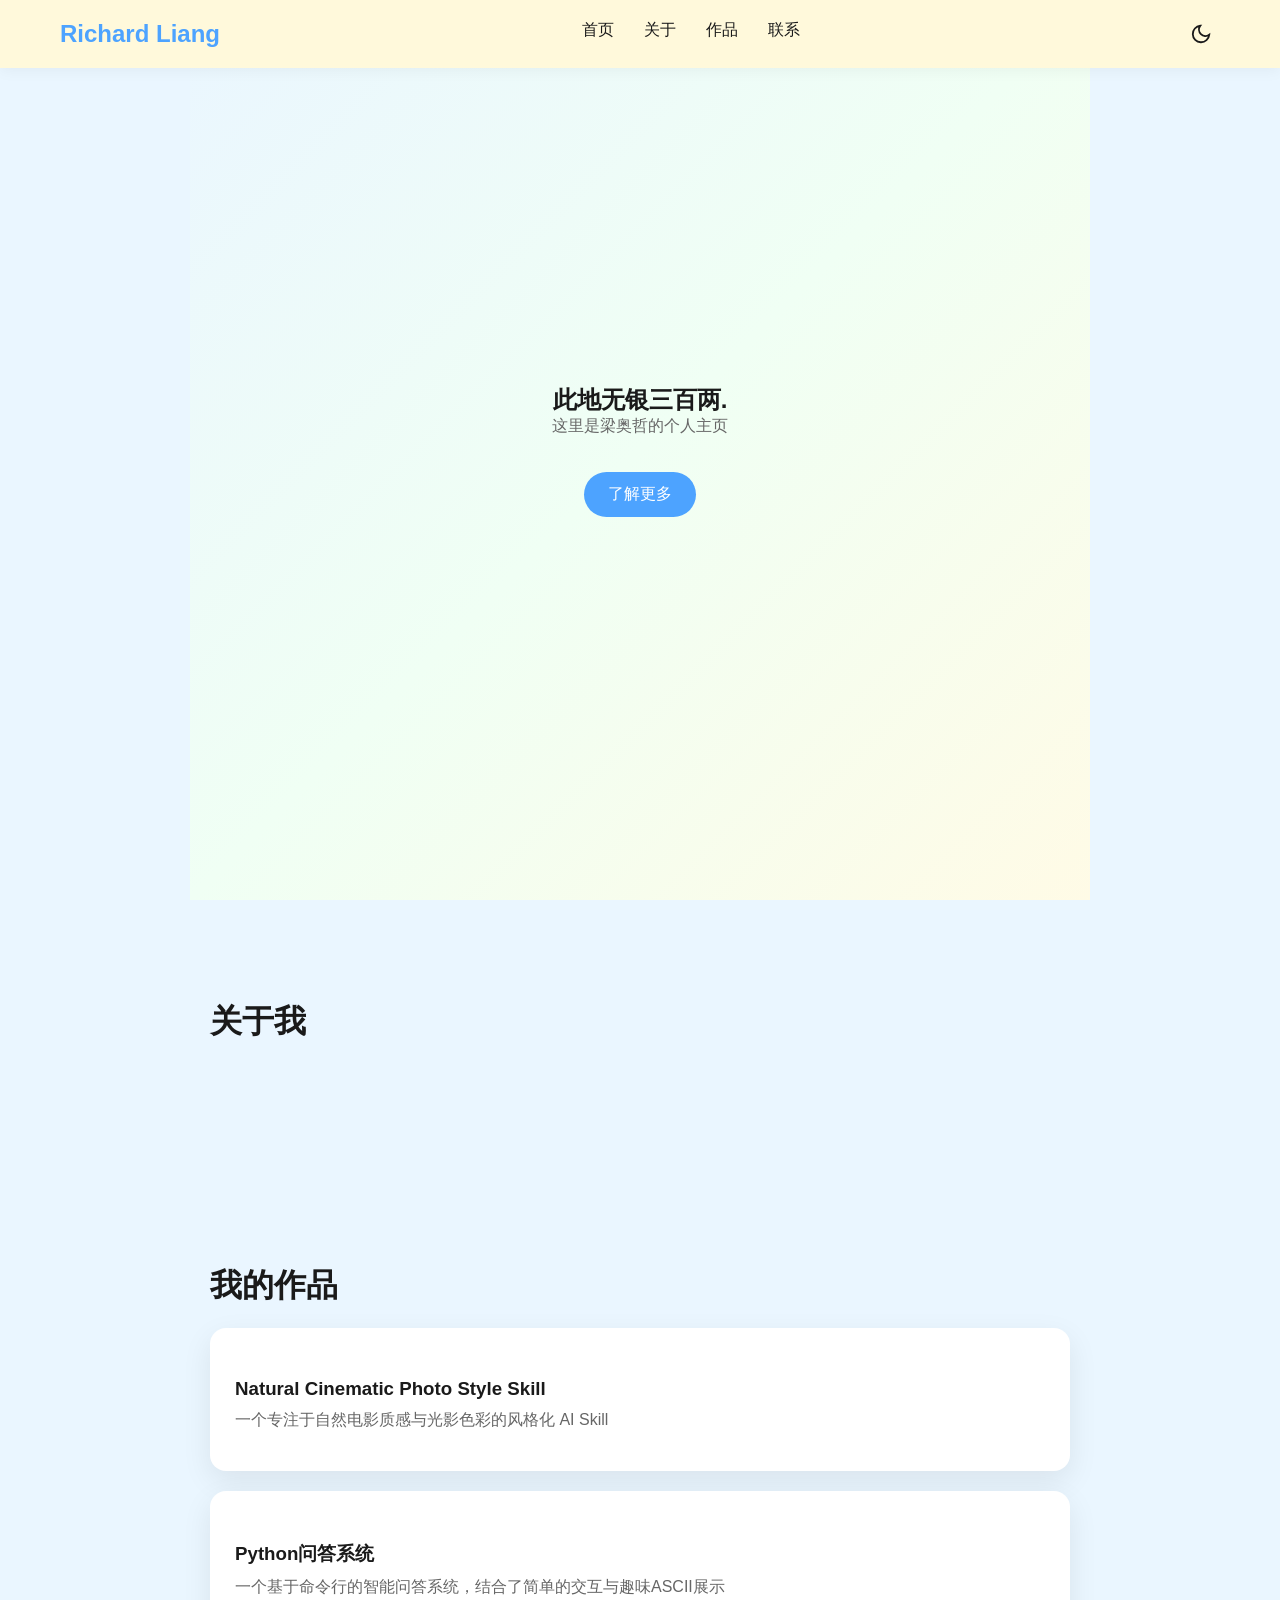
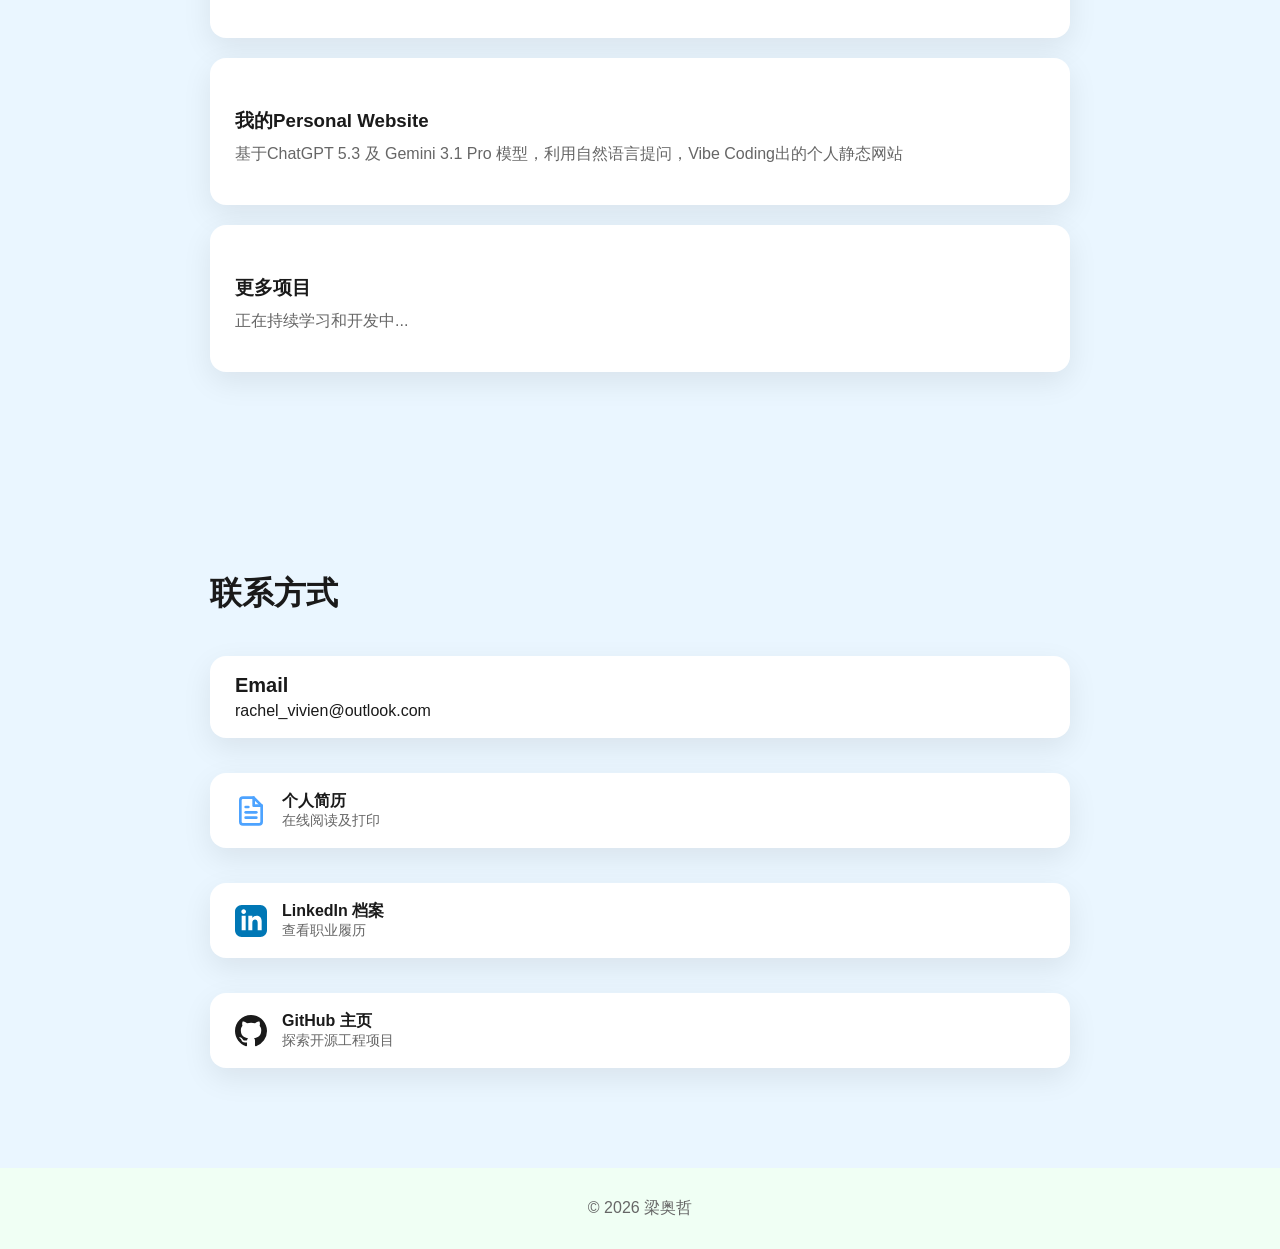
<file: index.html>
<!DOCTYPE html>
<html lang="zh-CN">
<head>
    <meta charset="UTF-8">
	<script>
        (function () {
            const savedTheme = localStorage.getItem("theme") || "light";
            document.documentElement.setAttribute("data-theme", savedTheme);
        })();
    </script>

	<link rel="icon" href="data:image/svg+xml,<svg xmlns='http://www.w3.org/2000/svg' viewBox='0 0 100 100'><rect width='100' height='100' rx='25' fill='%232563eb'/><text x='50' y='66' font-family='system-ui, -apple-system, sans-serif' font-size='42' font-weight='800' fill='white' text-anchor='middle'>RL</text></svg>">

    <meta name="viewport" content="width=device-width, initial-scale=1.0">
    <title>梁奥哲 | Personal</title>
    <link rel="stylesheet" href="style.css">
</head>
<body>

<header class="header" id="header">
 <div class="nav-container">
    <div class="logo"><a href="#home">Richard Liang</a></div>

    <ul class="nav-links" id="nav-links">
        <li><a href="#home">首页</a></li>
        <li><a href="#about">关于</a></li>
        <li><a href="#projects">作品</a></li>
        <li><a href="#contact">联系</a></li>
        </ul>

    <button id="theme-toggle" class="theme-toggle-btn" aria-label="切换主题">
        <svg class="sun-icon" viewBox="0 0 24 24" fill="none" stroke="currentColor" stroke-width="2"><circle cx="12" cy="12" r="5"></circle><line x1="12" y1="1" x2="12" y2="3"></line><line x1="12" y1="21" x2="12" y2="23"></line><line x1="4.22" y1="4.22" x2="5.64" y2="5.64"></line><line x1="18.36" y1="18.36" x2="19.78" y2="19.78"></line><line x1="1" y1="12" x2="3" y2="12"></line><line x1="21" y1="12" x2="23" y2="12"></line><line x1="4.22" y1="19.22" x2="5.64" y2="17.78"></line><line x1="18.36" y1="5.64" x2="19.78" y2="4.22"></line></svg>
        <svg class="dark-icon" viewBox="0 0 24 24" fill="none" stroke="currentColor" stroke-width="2"><path d="M21 12.79A9 9 0 1 1 11.21 3 7 7 0 0 0 21 12.79z"></path></svg>
    </button>

    <div class="menu-toggle" id="mobile-menu">
        <span class="bar"></span>
        <span class="bar"></span>
        <span class="bar"></span>
    </div>
 </div>
</header>

<section id="home" class="hero">
    <h1>此地无银三百两.</h1>
    <p>这里是梁奥哲的个人主页</p>
    <button class="btn" onclick="scrollToSection('about')">了解更多</button>
</section>

<section id="about">
    <h2>关于我</h2>
    <!-- <p>在读学生，对前沿工程和技术领域感兴趣。</p>
    <p>未来希望能够出国发展，追求更加自由、稳定和高质量的生活。</p> -->
    
	
	<!-- /*<p>曾参与 Canva 模板设计。</p>
    <p>利用 Material Design 3 设计出一个类记账 App。</p>
	*/ -->
</section>

<section id="projects">
    <h2>我的作品</h2>

	<a href="skill-cinematic.html" class="card-link">
        <div class="card-base card-interactive">
            <h3>Natural Cinematic Photo Style Skill</h3>
            <p>一个专注于自然电影质感与光影色彩的风格化 AI Skill</p>
        </div>
    </a>

    <a href="Python-Project.html" class="card-link">
        <div class="card-base card-interactive">
            <h3>Python问答系统</h3>
            <p>一个基于命令行的智能问答系统，结合了简单的交互与趣味ASCII展示</p>
        </div>
    </a>

    <a href="#" class="card-link">
        <div class="card-base card-interactive">
            <h3>我的Personal Website</h3>
            <p>基于ChatGPT 5.3 及 Gemini 3.1 Pro 模型，利用自然语言提问，Vibe Coding出的个人静态网站</p>
        </div>
    </a>

    <a href="#" class="card-link">
        <div class="card-base card-interactive">
            <h3>更多项目</h3>
            <p>正在持续学习和开发中...</p>
        </div>
    </a>
	
</section>

<!-- <section id="github-stats">
    <h2>我的 GitHub 动态</h2>
    <div class="card-base card-static">
        <a href="https://github.com/Bookshoper" target="_blank">
            <img src="https://github-readme-stats.vercel.app/api?username=Bookshoper&show_icons=true&theme=blue-green" width="100%" alt="GitHub Stats" />
        </a>
    </div>
</section> -->

<!-- <section id="github-stats" style="margin-top: 50px; text-align: center;">
    <h2>我的开发足迹</h2>
    <div class="card-base card-static" style="padding: 20px; display: inline-block; width: 100%; max-width: 400px;">
        <a href="https://github.com/rachel-liang" target="_blank" style="text-decoration: none; color: var(--text-main);">
            <div style="display: flex; align-items: center; justify-content: center; gap: 15px;">
                <svg height="40" viewBox="0 0 16 16" width="40"><path d="M8 0C3.58 0 0 3.58 0 8c0 3.54 2.29 6.53 5.47 7.59.4.07.55-.17.55-.38 0-.19-.01-.82-.01-1.49-2.01.37-2.53-.49-2.69-.94-.09-.23-.48-.94-.82-1.13-.28-.15-.68-.52-.01-.53.63-.01 1.08.58 1.23.82.72 1.21 1.87.87 2.33.66.07-.52.28-.87.51-1.07-1.78-.2-3.64-.89-3.64-3.95 0-.87.31-1.59.82-2.15-.08-.2-.36-1.02.08-2.12 0 0 .67-.22 2.2.82.64-.18 1.32-.27 2-.27.68 0 1.36.09 2 .27 1.53-1.04 2.2-.82 2.2-.82.44 1.1.16 1.92.08 2.12.51.56.82 1.27.82 2.15 0 3.07-1.87 3.75-3.65 3.95.29.25.54.73.54 1.48 0 1.07-.01 1.93-.01 2.2 0 .21.15.46.55.38A8.013 8.013 0 0016 8c0-4.42-3.58-8-8-8z"></path></svg>
                <div style="text-align: left;">
                    <h3 style="margin: 0;">GitHub 主页</h3>
                    <p style="margin: 0; color: var(--text-secondary);">@rachel-liang</p>
                </div>
            </div>
        </a>
    </div>
</section> -->

<!-- <section id="contact">
    <h2>联系方式</h2>
    
    <div class="card-base card-static">
        <h3>Email</h3>
        
		 <p><a href="mailto:rachel_vivien@outlook.com" class="contact-link">rachel_vivien@outlook.com</a></p> 
		
		 <p style="text-align:center; font-size:18px;">
    📧 <span onclick="copyEmail()" style="cursor:pointer; color:#4da3ff;">rachel_vivien@outlook.com
    </span>
</p> 

		
    </div>

    <div class="card-base card-static">
        <h3>其他平台</h3>
        <p><a href="#" class="contact-link">GitHub 主页</a></p> 
		<p style="margin-bottom: 8px;"><a href="https://github.com/Bookshoper" target="_blank" class="contact-link">GitHub 主页</a></p>
        <p><a href="#" class="contact-link">LinkedIn 档案</a></p>
    </div>
</section> -->


<section id="contact">
    <h2>联系方式</h2>
    
    <div style="display: flex; flex-direction: column; gap: 15px; width: 100%;">
        
        <div class="card-base card-static" style="padding: 18px 25px; width: 100%; box-sizing: border-box;">
            <h3 style="margin: 0 0 5px 0; font-size: 20px;">Email</h3>
            <p style="margin: 0; font-size: 16px;"><a href="mailto:rachel_vivien@outlook.com" class="contact-link">rachel_vivien@outlook.com</a></p> 
        </div>

        <div class="card-base card-static" style="padding: 18px 25px; width: 100%; box-sizing: border-box;">
            <a href="resume.html" style="text-decoration: none; color: var(--text-main);">
                <div style="display: flex; align-items: center; justify-content: flex-start; gap: 15px;">
                    <svg height="32" viewBox="0 0 24 24" width="32" fill="none" stroke="var(--primary)" stroke-width="2" stroke-linecap="round" stroke-linejoin="round" style="flex-shrink: 0;">
                        <path d="M14 2H6a2 2 0 0 0-2 2v16a2 2 0 0 0 2 2h12a2 2 0 0 0 2-2V8z"></path>
                        <polyline points="14 2 14 8 20 8"></polyline>
                        <line x1="16" y1="13" x2="8" y2="13"></line>
                        <line x1="16" y1="17" x2="8" y2="17"></line>
                        <polyline points="10 9 9 9 8 9"></polyline>
                    </svg>
                    <div style="text-align: left;">
                        <h3 style="margin: 0; font-size: 16px;">个人简历</h3>
                        <p style="margin: 0; font-size: 14px; color: var(--text-secondary);">在线阅读及打印</p>
                    </div>
                </div>
            </a>
        </div>

        <div class="card-base card-static" style="padding: 18px 25px; width: 100%; box-sizing: border-box;">
            <a href="https://www.linkedin.com/in/richardliang0518" target="_blank" style="text-decoration: none; color: var(--text-main);">
                <div style="display: flex; align-items: center; justify-content: flex-start; gap: 15px;">
                    <svg height="32" viewBox="0 0 24 24" width="32" fill="currentColor" style="color: #0077b5; flex-shrink: 0;"><path d="M19 0h-14c-2.761 0-5 2.239-5 5v14c0 2.761 2.239 5 5 5h14c2.762 0 5-2.239 5-5v-14c0-2.761-2.238-5-5-5zm-11 19h-3v-11h3v11zm-1.5-12.268c-.966 0-1.75-.79-1.75-1.764s.784-1.764 1.75-1.764 1.75.79 1.75 1.764-.783 1.764-1.75 1.764zm13.5 12.268h-3v-5.604c0-3.368-4-3.113-4 0v5.604h-3v-11h3v1.765c1.396-2.586 7-2.777 7 2.476v6.759z"/></svg>
                    <div style="text-align: left;">
                        <h3 style="margin: 0; font-size: 16px;">LinkedIn 档案</h3>
                        <p style="margin: 0; font-size: 14px; color: var(--text-secondary);">查看职业履历</p>
                    </div>
                </div>
            </a>
        </div>

        <div class="card-base card-static" style="padding: 18px 25px; width: 100%; box-sizing: border-box;">
            <a href="https://github.com/Bookshoper" target="_blank" style="text-decoration: none; color: var(--text-main);">
                <div style="display: flex; align-items: center; justify-content: flex-start; gap: 15px;">
                    <svg height="32" viewBox="0 0 16 16" width="32" fill="currentColor" style="color: var(--text-main); flex-shrink: 0;"><path d="M8 0C3.58 0 0 3.58 0 8c0 3.54 2.29 6.53 5.47 7.59.4.07.55-.17.55-.38 0-.19-.01-.82-.01-1.49-2.01.37-2.53-.49-2.69-.94-.09-.23-.48-.94-.82-1.13-.28-.15-.68-.52-.01-.53.63-.01 1.08.58 1.23.82.72 1.21 1.87.87 2.33.66.07-.52.28-.87.51-1.07-1.78-.2-3.64-.89-3.64-3.95 0-.87.31-1.59.82-2.15-.08-.2-.36-1.02.08-2.12 0 0 .67-.22 2.2.82.64-.18 1.32-.27 2-.27.68 0 1.36.09 2 .27 1.53-1.04 2.2-.82 2.2-.82.44 1.1.16 1.92.08 2.12.51.56.82 1.27.82 2.15 0 3.07-1.87 3.75-3.65 3.95.29.25.54.73.54 1.48 0 1.07-.01 1.93-.01 2.2 0 .21.15.46.55.38A8.013 8.013 0 0016 8c0-4.42-3.58-8-8-8z"></path></svg>
                    <div style="text-align: left;">
                        <h3 style="margin: 0; font-size: 16px;">GitHub 主页</h3>
                        <p style="margin: 0; font-size: 14px; color: var(--text-secondary);">探索开源工程项目</p>
                    </div>
                </div>
            </a>
        </div>
        
    </div>
</section>

<footer>
    <p>© 2026 梁奥哲</p>
</footer>

<script src="script.js"></script>
</body>
</html>
</file>
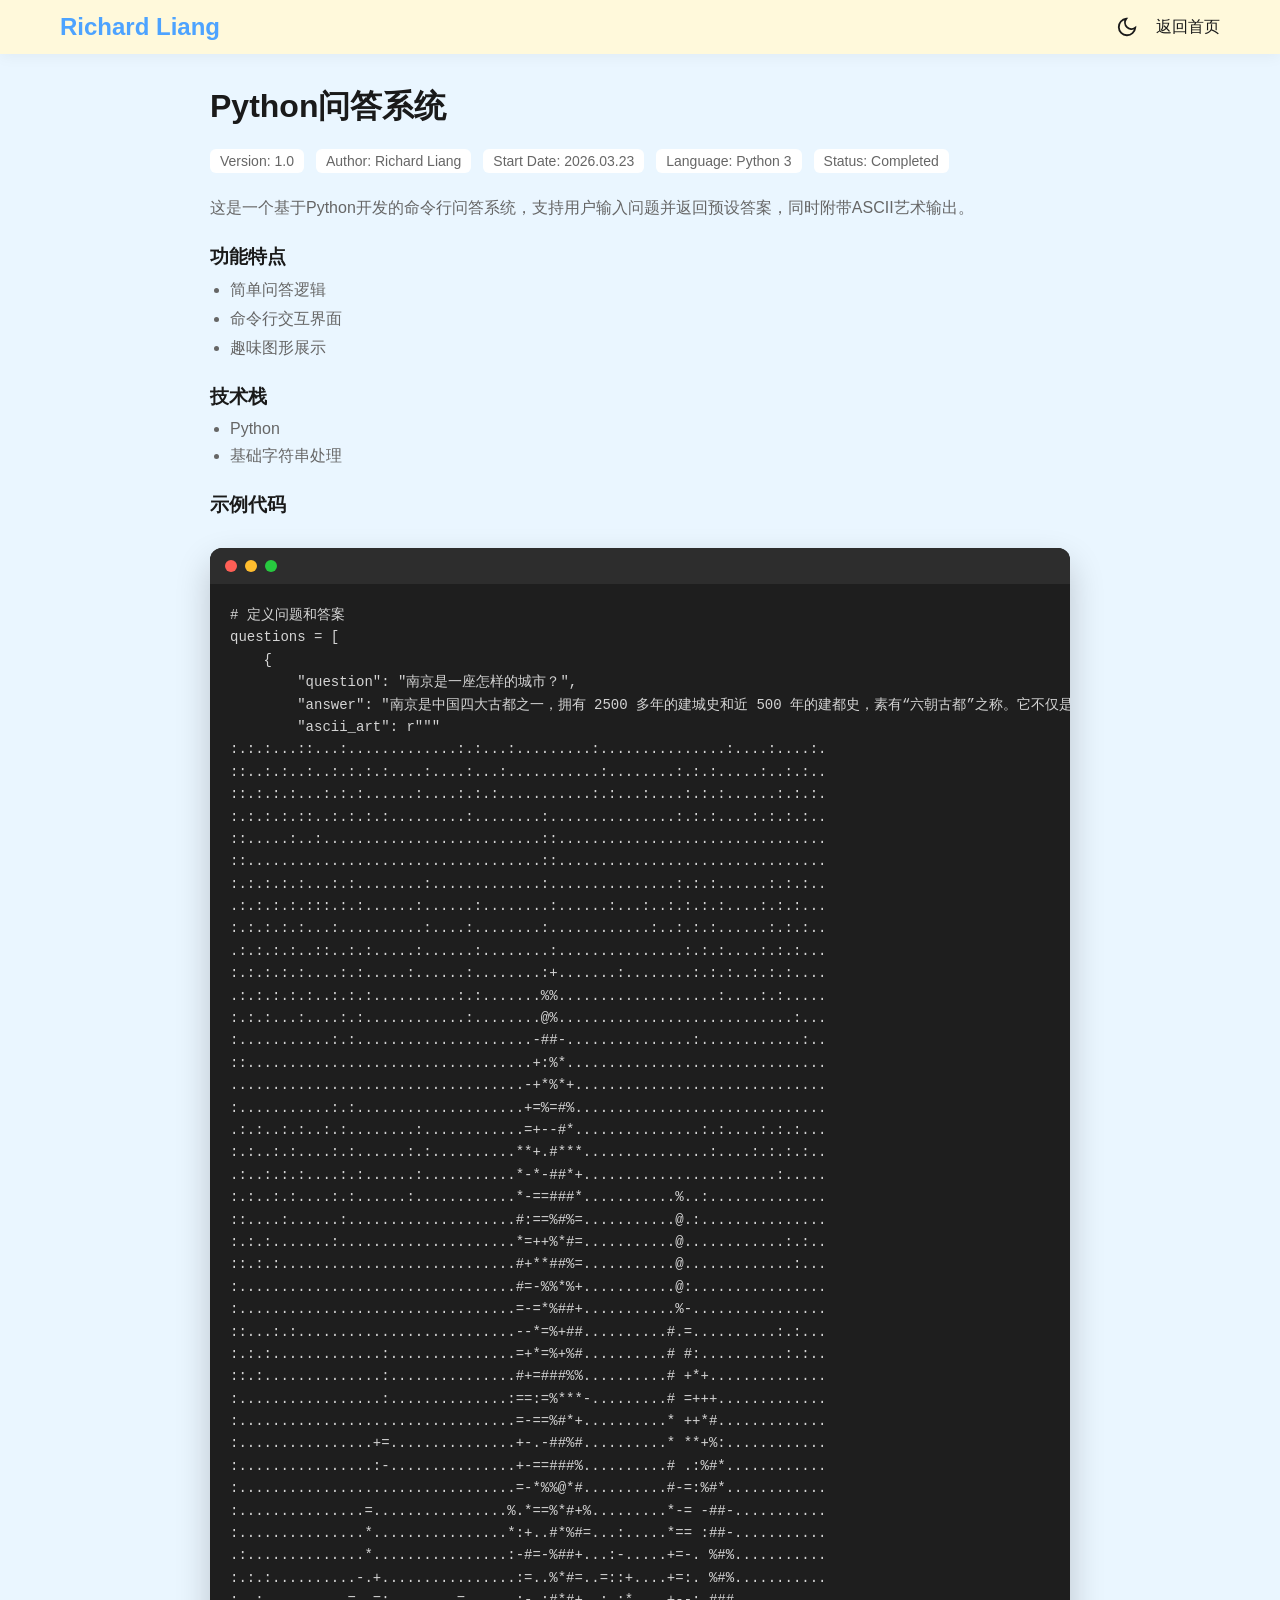
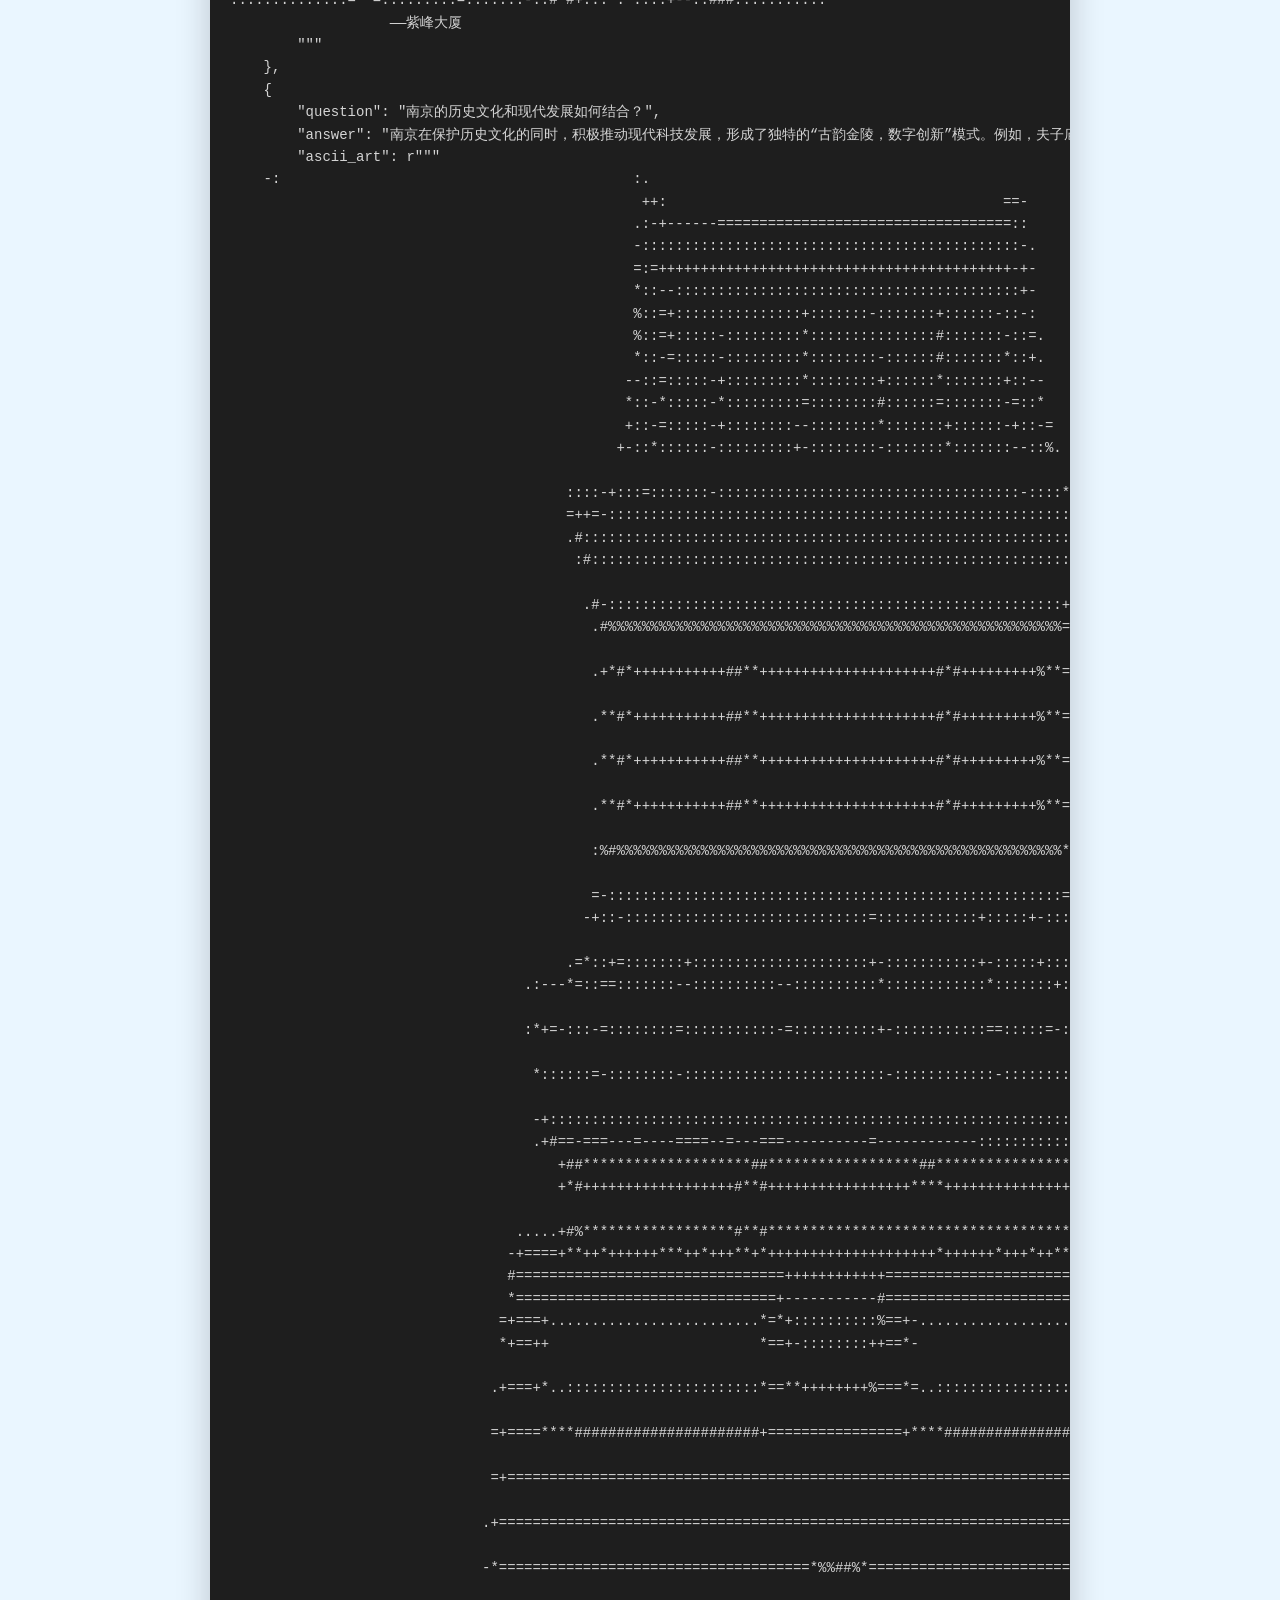
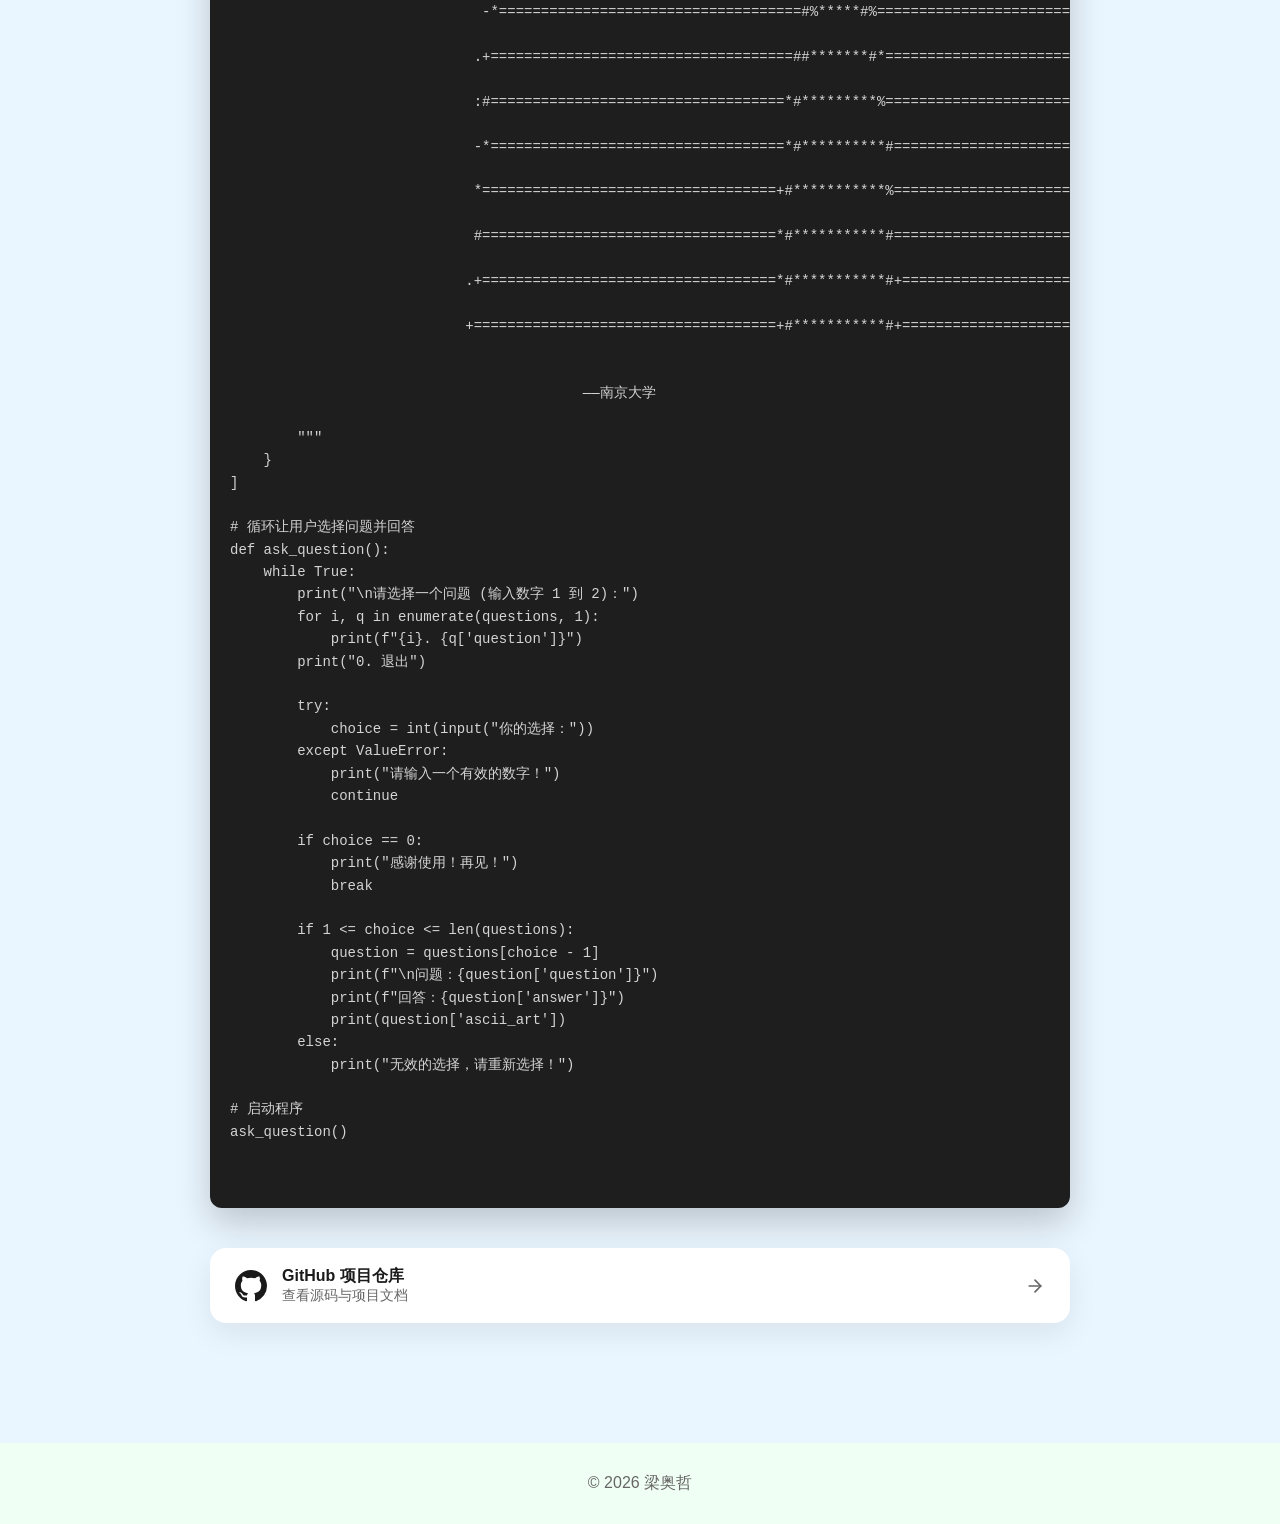
<file: Python-Project.html>
<!DOCTYPE html>
<html lang="zh-CN">
<head>
    <meta charset="UTF-8">
    <script>
        (function () {
            const savedTheme = localStorage.getItem("theme") || "light";
            document.documentElement.setAttribute("data-theme", savedTheme);
        })();
    </script>
    
    <link rel="icon" href="data:image/svg+xml,<svg xmlns='http://www.w3.org/2000/svg' viewBox='0 0 100 100'><rect width='100' height='100' rx='25' fill='%232563eb'/><text x='50' y='66' font-family='system-ui, -apple-system, sans-serif' font-size='42' font-weight='800' fill='white' text-anchor='middle'>RL</text></svg>">

    <meta name="viewport" content="width=device-width, initial-scale=1.0">
    <title>Python问答系统 | 梁奥哲</title>
    <link rel="stylesheet" href="style.css"> 

    <style>
        @media (max-width: 768px) {
            .header .nav-links {
                position: static !important;          /* 脱离绝对定位，回到原本一左一右的Flex布局 */
                display: flex !important;             /* 强制显示 */
                flex-direction: row !important;       /* 保持横向排列，不变成一列 */
                opacity: 1 !important;                /* 强制可见 */
                visibility: visible !important;       /* 强制可见 */
                clip-path: none !important;           /* 移除裁剪隐藏动画 */
                background-color: transparent !important; /* 移除多余的底色 */
                box-shadow: none !important;          /* 移除多余的阴影 */
                padding: 0 !important;                /* 清除间距 */
                margin: 0 !important;                 /* 清除间距 */
            }
        }

        .skill-meta {
            display: flex;
            gap: 12px;
            flex-wrap: wrap;
            margin: 12px 0 25px 0;
            font-size: 14px;
            color: var(--text-secondary);
        }

        .skill-tag {
            background-color: var(--card-bg);
            border: 1px solid var(--border-color);
            padding: 4px 10px;
            border-radius: 6px;
            font-weight: 500;
        }
    </style>
</head>
<body>

<header class="header">
    <div class="nav-container" style="display: flex; align-items: center; justify-content: space-between; width: 100%;">
        
        <div class="logo" style="display: flex; align-items: center; margin: 0; padding: 0;">
            <a href="index.html" style="line-height: 1; display: block;">Richard Liang</a>
        </div>
        
        <div style="display: flex; align-items: center; gap: 18px;">
            
            <button id="theme-toggle" class="theme-toggle-btn" aria-label="切换主题" style="background: transparent; border: none; padding: 0; cursor: pointer; color: var(--text-main); display: flex; align-items: center; justify-content: center; height: 24px; order: -1 !important;">
                <svg class="sun-icon" viewBox="0 0 24 24" fill="none" stroke="currentColor" stroke-width="2" style="width: 22px; height: 22px;"><circle cx="12" cy="12" r="5"></circle><line x1="12" y1="1" x2="12" y2="3"></line><line x1="12" y1="21" x2="12" y2="23"></line><line x1="4.22" y1="4.22" x2="5.64" y2="5.64"></line><line x1="18.36" y1="18.36" x2="19.78" y2="19.78"></line><line x1="1" y1="12" x2="3" y2="12"></line><line x1="21" y1="12" x2="23" y2="12"></line><line x1="4.22" y1="19.22" x2="5.64" y2="17.78"></line><line x1="18.36" y1="5.64" x2="19.78" y2="4.22"></line></svg>
                <svg class="dark-icon" viewBox="0 0 24 24" fill="none" stroke="currentColor" stroke-width="2" style="width: 22px; height: 22px;"><path d="M21 12.79A9 9 0 1 1 11.21 3 7 7 0 0 0 21 12.79z"></path></svg>
            </button>
            
            <a href="index.html" style="color: var(--text-main); text-decoration: none; font-weight: 500; font-size: 16px; line-height: 1; display: block; order: 0 !important;">返回首页</a>
            
        </div>
        
    </div>
</header>

<section style="margin-top: 85px; padding-top: 0;">
    <h2 style="margin-top: 0;">Python问答系统</h2>

    <div class="skill-meta">
		<span class="skill-tag">Version: 1.0</span>
        <span class="skill-tag">Author: Richard Liang</span>
        <span class="skill-tag">Start Date: 2026.03.23</span>
        <span class="skill-tag">Language: Python 3</span>
        <span class="skill-tag">Status: Completed</span>
    </div>

    <p>
        这是一个基于Python开发的命令行问答系统，支持用户输入问题并返回预设答案，同时附带ASCII艺术输出。
    </p>

    <h3>功能特点</h3>
    <ul>
        <li>简单问答逻辑</li>
        <li>命令行交互界面</li>
        <li>趣味图形展示</li>
    </ul>

    <h3>技术栈</h3>
    <ul>
        <li>Python</li>
        <li>基础字符串处理</li>
    </ul>

    <h3>示例代码</h3>
    
    <div class="code-window">
        <div class="code-header">
            <span class="dot dot-red"></span>
            <span class="dot dot-yellow"></span>
            <span class="dot dot-green"></span>
        </div>
        <pre class="code-content">
# 定义问题和答案
questions = [
    {
        "question": "南京是一座怎样的城市？",
        "answer": "南京是中国四大古都之一，拥有 2500 多年的建城史和近 500 年的建都史，素有“六朝古都”之称。它不仅是中华文明的重要发源地之一，也是中国近代历史的见证者。南京以其丰富的历史文化遗产闻名，如中山陵、明孝陵、夫子庙等，每年吸引大量游客。同时，南京也是一座现代化的大都市，拥有发达的科技产业和教育资源。南京大学、东南大学等高校为城市输送了大量人才，推动了科技创新和经济发展。南京将古典韵味与现代活力完美结合，是一座兼具历史底蕴和现代气息的城市。",
        "ascii_art": r"""
:.:.:...::...:.............:.:...:.........:...............:....:....:.
::..:.:..:..:.:.:.:....:....:...:...........:........:.:.:.....:..:.:..
::.:.:.:...:.:.:......:....:.:.:...........:.:...:....:.:.:......:.:.:.
:.:.:.:.::..:.:.:.:.........:........:...............:.:.:....:.:.:.:..
::.....:..:..........................::................................
::...................................::................................
:.:.:.:.:...:.:........:.............:...............:.:.:......:.:.:..
.:.:.:.:.:::.:.:......:......:........:......:...:..:.:.:.:....:.:.:...
:.:.:.:.:...:..........:....:........:............:..:.:.:......:.:.:..
.:.:.:.:..::..:.:.....:......:........:...............:.:.:....:.:.:...
:.:.:.:.:....:.:.....:......:........:+.......:........:.:.:..:.:.:....
.:.:.:.:.:..:.:.:..........:.:.......%%...................:....:.:.....
:.:.:...:....:.:............:........@%............................:...
:...........:.:.....................-##-...............:............:..
::..................................+:%*...............................
...................................-+*%*+..............................
:...........:.:....................+=%=#%..............................
.:.:..:.:..:.:........:............=+--#*...............:.:....:.:.:...
:.:..:.:....:.:......:.:..........**+.#***...............:....:.:.:.:..
.:..:.:.:....:.:......:...........*-*-##*+.......................:.....
:.:..:.:....:.:......:............*-==###*...........%..:..............
::....:......:....................#:==%#%=...........@.:...............
:.:.:.......:.....................*=++%*#=...........@............:.:..
::.:.:............................#+**##%=...........@.............:...
:.................................#=-%%*%+...........@:................
:.................................=-=*%##+...........%-................
::...:.:..........................--*=%+##..........#.=..........:.:...
:.:.:.............:...............=+*=%+%#..........# #:..........:.:..
::.:..............:...............#+=###%%..........# +*+..............
:.................:..............:==:=%***-.........# =+++.............
:.................................=-==%#*+..........* ++*#.............
:................+=...............+-.-##%#..........* **+%:............
:................:-...............+-==###%..........# .:%#*............
:.................................=-*%%@*#..........#-=:%#*............
:...............=................%.*==%*#+%.........*-= -##-...........
:...............*................*:+..#*%#=...:.....*== :##-...........
.:..............*................:-#=-%##+...:-.....+=-. %#%...........
:.:.:..........-.+................:=..%*#=..=::+....+=:. %#%...........
:..:..........=  =:........=......:-.:#*#+..: :*....+--:.###...........
                   ——紫峰大厦
        """
    },
    {
        "question": "南京的历史文化和现代发展如何结合？",
        "answer": "南京在保护历史文化的同时，积极推动现代科技发展，形成了独特的“古韵金陵，数字创新”模式。例如，夫子庙景区不仅保留了古代建筑风格，还引入了智慧旅游系统，游客可以通过手机 App 获取实时导览信息。明城墙作为世界文化遗产，周围建成了现代化的城市公园，成为市民休闲的好去处。此外，南京大力发展智能交通、人工智能和智能制造等新兴产业，吸引了众多高科技企业入驻。这种历史与现代的交融，使南京既保留了传统文化的魅力，又展现了科技创新的活力。",
        "ascii_art": r"""
    -:                                          :.                                             
                                                 ++:                                        ==-                                             
                                                .:-+------===================================::                                             
                                                -:::::::::::::::::::::::::::::::::::::::::::::-.                                            
                                                =:=++++++++++++++++++++++++++++++++++++++++++-+-                                            
                                                *::--:::::::::::::::::::::::::::::::::::::::::+-                                            
                                                %::=+:::::::::::::::+:::::::-:::::::+::::::-::-:                                            
                                                %::=+:::::-:::::::::*:::::::::::::::#:::::::-::=.                                           
                                                *::-=:::::-:::::::::*::::::::-::::::#:::::::*::+.                                           
                                               --::=:::::-+:::::::::*::::::::+::::::*:::::::+::--                                           
                                               *::-*:::::-*:::::::::=::::::::#::::::=:::::::-=::*                                           
                                               +::-=:::::-+::::::::--::::::::*:::::::+::::::-+::-=                                          
                                              +-::*::::::-:::::::::+-::::::::-:::::::*:::::::--::%.                                         

                                        ::::-+:::=:::::::-::::::::::::::::::::::::::::::::::::-::::*--.                                     
                                        =++=-:::::::::::::::::::::::::::::::::::::::::::::::::::::::-*-                                     
                                        .#:::::::::::::::::::::::::::::::::::::::::::::::::::::::::::+:                                     
                                         :#:::::::::::::::::::::::::::::::::::::::::::::::::::::::::==                                      

                                          .#-::::::::::::::::::::::::::::::::::::::::::::::::::::::++                                       
                                           .#%%%%%%%%%%%%%%%%%%%%%%%%%%%%%%%%%%%%%%%%%%%%%%%%%%%%%%=                                        
        
                                           .+*#*+++++++++++##**+++++++++++++++++++++#*#+++++++++%**=                                        
        
                                           .**#*+++++++++++##**+++++++++++++++++++++#*#+++++++++%**=                                        
        
                                           .**#*+++++++++++##**+++++++++++++++++++++#*#+++++++++%**=                                        
        
                                           .**#*+++++++++++##**+++++++++++++++++++++#*#+++++++++%**=                                        
        
                                           :%#%%%%%%%%%%%%%%%%%%%%%%%%%%%%%%%%%%%%%%%%%%%%%%%%%%%%%*                                        
        
                                           =-::::::::::::::::::::::::::::::::::::::::::::::::::::::=+                                       
                                          -+::-:::::::::::::::::::::::::::::=::::::::::::+:::::+-:::==                                      

                                        .=*::+=:::::::+:::::::::::::::::::::+-:::::::::::+-:::::+::::+-                                     
                                   .:---*=::==:::::::--::::::::::--::::::::::*::::::::::::*:::::::+::----.                                

                                   :*+=-:::-=::::::::=:::::::::::-=::::::::::+-:::::::::::==:::::=-::::-++*+                                

                                    *::::::=-::::::::-::::::::::::::::::::::::-::::::::::::-::::::::::::::*:                                

                                    -+:::::::::::::::::::::::::::::::::::::::::::::::::::::::::::::::::::*+                                 
                                    .+#==-===---=----====--=---===----------=------------::::::::::::::-%=                                  
                                       +##********************##******************##*****************##%.                                   
                                       +*#++++++++++++++++++#**#+++++++++++++++++****++++++++++++++++##%                                    
    
                                  .....+#%******************#**#*************************************##%:...:.                              
                                 -+====+**++*++++++***++*+++**+*++++++++++++++++++++*++++++*+++*++**+***====+-                              
                                 #================================++++++++++++===============================*.                             
                                 *===============================+-----------#===============================+-                             
                                =+===+.........................*=*+::::::::::%==+-........................:+==#                             
                                *+==++                         *==+-::::::::++==*-                        .*==#.                            

                               .+===+*..:::::::::::::::::::::::*==**++++++++%===*=..::::::::::::::::::::::-*===+                            

                               =+====****######################+================+****#####################*+===%                            

                               =+==============================================================================+-                           

                              .+================================================================================#                           

                              -*=====================================*%%##%*====================================*.                          

                              -*====================================#%*****#%====================================*                          

                             .+====================================##*******#*===================================*                          

                             :#===================================*#*********%=====================================                         

                             -*===================================*#**********#==================================++                         

                             *===================================+#***********%====================================:                        

                             #===================================*#***********#===================================+=                        

                            .+===================================*#***********#+===================================-                        

                            +====================================+#***********#+===================================+:                       


                                          ——南京大学

        """
    }
]

# 循环让用户选择问题并回答
def ask_question():
    while True:
        print("\n请选择一个问题 (输入数字 1 到 2)：")
        for i, q in enumerate(questions, 1):
            print(f"{i}. {q['question']}")
        print("0. 退出")
        
        try:
            choice = int(input("你的选择："))
        except ValueError:
            print("请输入一个有效的数字！")
            continue
        
        if choice == 0:
            print("感谢使用！再见！")
            break
        
        if 1 <= choice <= len(questions):
            question = questions[choice - 1]
            print(f"\n问题：{question['question']}")
            print(f"回答：{question['answer']}")
            print(question['ascii_art'])
        else:
            print("无效的选择，请重新选择！")

# 启动程序
ask_question()

        </pre>
    </div>

    <!-- GitHub 项目链接卡片 -->
    <div class="card-base card-static" style="padding: 18px 25px; width: 100%; box-sizing: border-box; margin-top: 40px; margin-bottom: 20px;">
        <a href="https://github.com/Bookshoper/Python-qa-system" target="_blank" style="text-decoration: none; color: var(--text-main);">
            <div style="display: flex; align-items: center; justify-content: flex-start; gap: 15px;">
                <svg height="32" viewBox="0 0 16 16" width="32" fill="currentColor" style="color: var(--text-main); flex-shrink: 0;"><path d="M8 0C3.58 0 0 3.58 0 8c0 3.54 2.29 6.53 5.47 7.59.4.07.55-.17.55-.38 0-.19-.01-.82-.01-1.49-2.01.37-2.53-.49-2.69-.94-.09-.23-.48-.94-.82-1.13-.28-.15-.68-.52-.01-.53.63-.01 1.08.58 1.23.82.72 1.21 1.87.87 2.33.66.07-.52.28-.87.51-1.07-1.78-.2-3.64-.89-3.64-3.95 0-.87.31-1.59.82-2.15-.08-.2-.36-1.02.08-2.12 0 0 .67-.22 2.2.82.64-.18 1.32-.27 2-.27.68 0 1.36.09 2 .27 1.53-1.04 2.2-.82 2.2-.82.44 1.1.16 1.92.08 2.12.51.56.82 1.27.82 2.15 0 3.07-1.87 3.75-3.65 3.95.29.25.54.73.54 1.48 0 1.07-.01 1.93-.01 2.2 0 .21.15.46.55.38A8.013 8.013 0 0016 8c0-4.42-3.58-8-8-8z"></path></svg>
                <div style="text-align: left; flex-grow: 1;">
                    <h3 style="margin: 0; font-size: 16px;">GitHub 项目仓库</h3>
                    <p style="margin: 0; font-size: 14px; color: var(--text-secondary);">查看源码与项目文档</p>
                </div>
                <svg height="20" viewBox="0 0 24 24" width="20" fill="none" stroke="currentColor" stroke-width="2" stroke-linecap="round" stroke-linejoin="round" style="color: var(--text-secondary); flex-shrink: 0;"><line x1="5" y1="12" x2="19" y2="12"></line><polyline points="12 5 19 12 12 19"></polyline></svg>
            </div>
        </a>
    </div>

</section>

<footer>
    <p>© 2026 梁奥哲</p>
</footer>

<script src="script.js"></script>
</body>
</html>
</file>
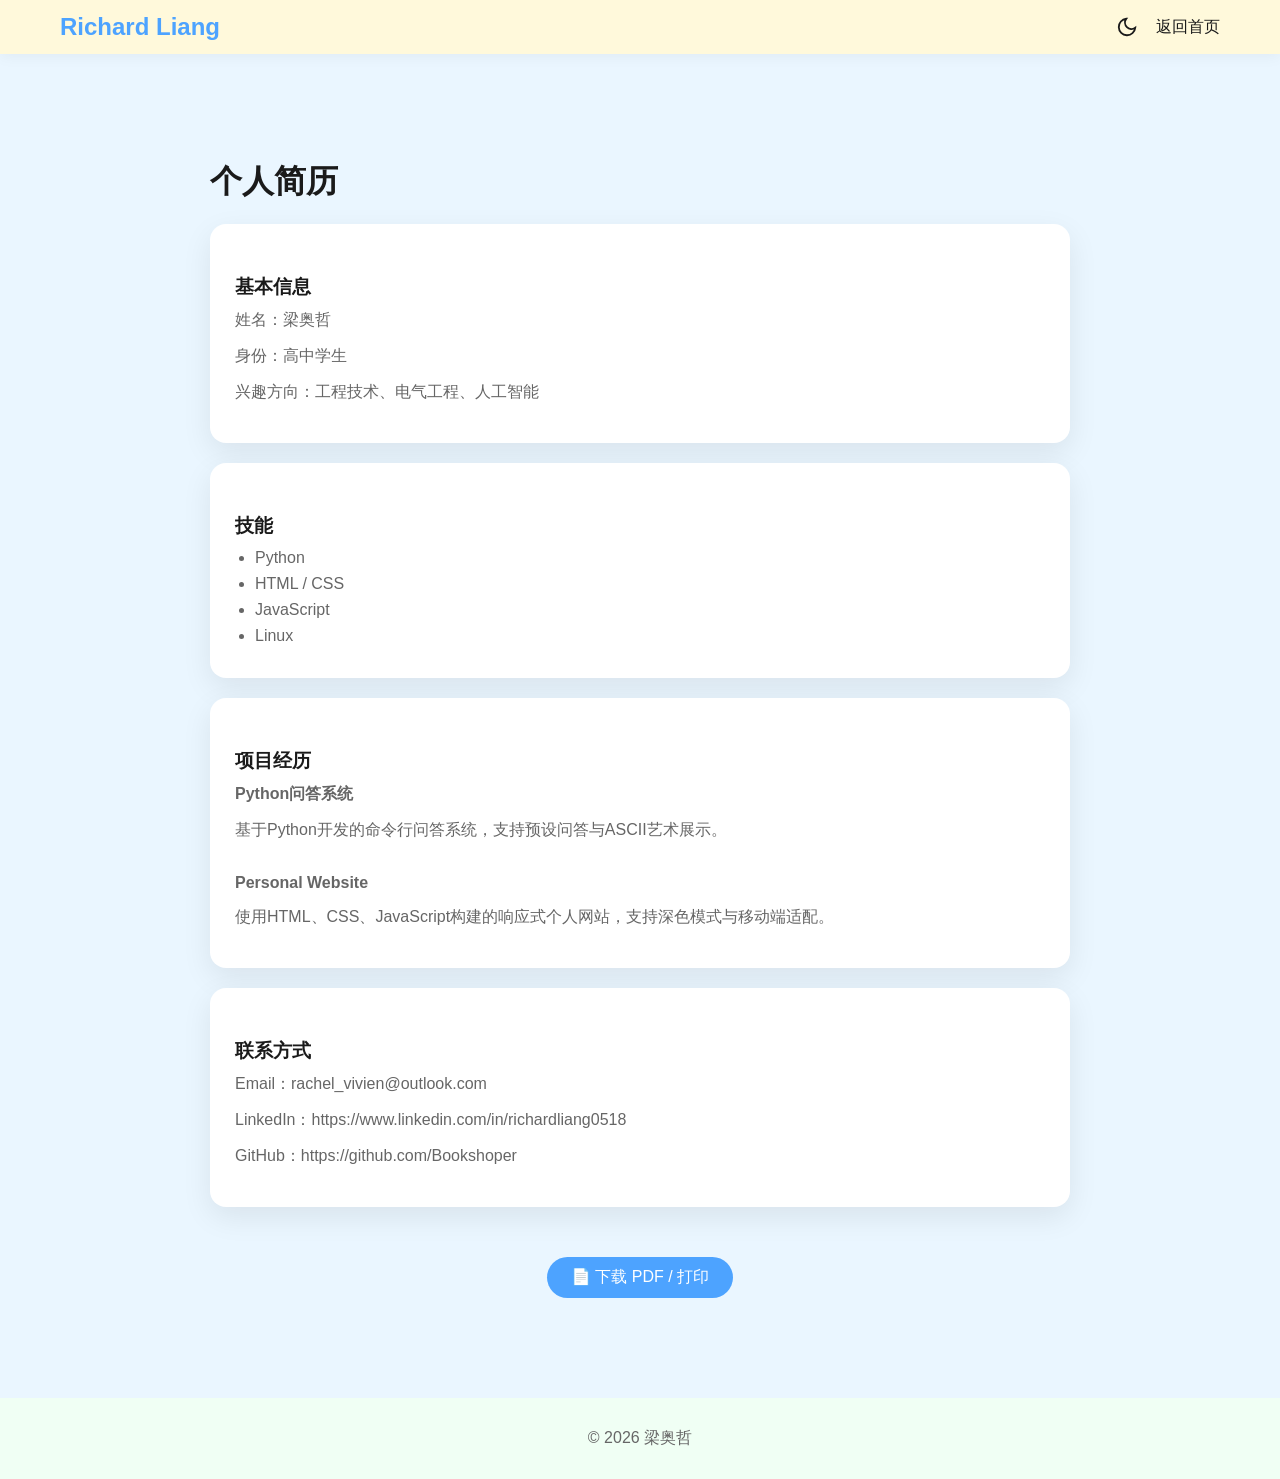
<file: resume.html>
<!DOCTYPE html>
<html lang="zh-CN">
<head>
    <meta charset="UTF-8">
    <script>
        (function () {
            const savedTheme = localStorage.getItem("theme") || "light";
            document.documentElement.setAttribute("data-theme", savedTheme);
        })();
    </script>
    
    <link rel="icon" href="data:image/svg+xml,<svg xmlns='http://www.w3.org/2000/svg' viewBox='0 0 100 100'><rect width='100' height='100' rx='25' fill='%232563eb'/><text x='50' y='66' font-family='system-ui, -apple-system, sans-serif' font-size='42' font-weight='800' fill='white' text-anchor='middle'>RL</text></svg>">

    <meta name="viewport" content="width=device-width, initial-scale=1.0">
    <title>个人简历 | 梁奥哲</title>
    <link rel="stylesheet" href="style.css"> 

    <style>
       /* ===================================================
           📱 移动端网页浏览时的样式微调（解决内容太挤、长网址撑爆）
           =================================================== */
        @media (max-width: 768px) {
            .header .nav-links {
                position: static !important;          
                display: flex !important;             
                flex-direction: row !important;       
                opacity: 1 !important;                
                visibility: visible !important;       
                clip-path: none !important;           
                background-color: transparent !important; 
                box-shadow: none !important;          
                padding: 0 !important;                
                margin: 0 !important;                 
            }

            /* 核心修复：给简历页面的卡片在手机端增加点上下呼吸感，防止内容粘在一起 */
            .card-base {
                padding: 20px 15px !important;
            }

            .card-base p {
                margin-bottom: 12px !important; /* 让联系方式每一行有明显的上下间距 */
                word-wrap: break-word !important;   /* 允许长网址自动换行，不再撑爆容器 */
                word-break: break-all !important;  /* 强制长字符在边界断开 */
            }
        }

        /* ===================================================
           ✨ 核心魔法：专属打印样式（仅在打印和导出PDF时生效）
           =================================================== */
        @media print {
            /* 1. 强制浏览器去除自带的页眉页脚（时间、网址、标题） */
            @page {
                size: auto;
                margin: 20mm 15mm 20mm 15mm; /* 设定优雅的打印纸张内边距 */
            }

            /* 2. 隐藏不需要打印的网页元素：导航栏、下载按钮、底部标语 */
            .header, 
            footer, 
            .no-print,
            .theme-toggle-btn {
                display: none !important;
            }

            /* 3. 修正主体间距，防止顶部留白过多 */
            section {
                margin-top: 0 !important;
                padding: 0 !important;
                max-width: 100% !important;
            }

            /* 4. 彻底扒掉矩形边框和背景，变成传统的纯文本精美简历排版 */
            .card-base {
                background: transparent !important;
                border: none !important;
                box-shadow: none !important;
                padding: 0 !important;
                margin-bottom: 25px !important; /* 块与块之间保留干净的间距 */
                page-break-inside: avoid; /* 防止单块内容被硬生生截断到两页 */
            }

            /* 5. 确保文字在白纸上是纯黑色，提升打印清晰度 */
            body {
                background: #ffffff !important;
                color: #000000 !important;
                font-size: 14px;
                line-height: 1.6;
            }

            h2 {
                font-size: 26px;
                margin-bottom: 20px;
                text-align: center; /* 打印时让“个人简历”大标题居中，更好看 */
                border-bottom: 2px solid #333; /* 加上一条精美的分割线 */
                padding-bottom: 8px;
            }

            h3 {
                font-size: 18px;
                color: #000000 !important;
                border-left: 4px solid #333; /* 打印时小标题左侧加粗竖线引导阅读 */
                padding-left: 8px;
                margin-bottom: 12px;
            }
            
            p, li {
                color: #222222 !important;
            }
        }
    </style>
</head>
<body>

<header class="header">
    <div class="nav-container" style="display: flex; align-items: center; justify-content: space-between; width: 100%;">
        
        <div class="logo" style="display: flex; align-items: center; margin: 0; padding: 0;">
            <a href="index.html" style="line-height: 1; display: block;">Richard Liang</a>
        </div>
        
        <div style="display: flex; align-items: center; gap: 18px;">
            
            <button id="theme-toggle" class="theme-toggle-btn" aria-label="切换主题" style="background: transparent; border: none; padding: 0; cursor: pointer; color: var(--text-main); display: flex; align-items: center; justify-content: center; height: 24px; order: -1 !important;">
                <svg class="sun-icon" viewBox="0 0 24 24" fill="none" stroke="currentColor" stroke-width="2" style="width: 22px; height: 22px;"><circle cx="12" cy="12" r="5"></circle><line x1="12" y1="1" x2="12" y2="3"></line><line x1="12" y1="21" x2="12" y2="23"></line><line x1="4.22" y1="4.22" x2="5.64" y2="5.64"></line><line x1="18.36" y1="18.36" x2="19.78" y2="19.78"></line><line x1="1" y1="12" x2="3" y2="12"></line><line x1="21" y1="12" x2="23" y2="12"></line><line x1="4.22" y1="19.22" x2="5.64" y2="17.78"></line><line x1="18.36" y1="5.64" x2="19.78" y2="4.22"></line></svg>
                <svg class="dark-icon" viewBox="0 0 24 24" fill="none" stroke="currentColor" stroke-width="2" style="width: 22px; height: 22px;"><path d="M21 12.79A9 9 0 1 1 11.21 3 7 7 0 0 0 21 12.79z"></path></svg>
            </button>
            
            <a href="index.html" style="color: var(--text-main); text-decoration: none; font-weight: 500; font-size: 16px; line-height: 1; display: block; order: 0 !important;">返回首页</a>
            
        </div>
        
    </div>
</header>

<section style="margin-top:60px;">

<h2>个人简历</h2>

<div class="card-base">
    <h3>基本信息</h3>
    <p>姓名：梁奥哲</p>
    <p>身份：高中学生</p>
    <p>兴趣方向：工程技术、电气工程、人工智能</p>
</div>

<div class="card-base">
    <h3>技能</h3>
    <ul style="padding-left: 20px; margin: 5px 0;">
        <li>Python</li>
        <li>HTML / CSS</li>
        <li>JavaScript</li>
        <li>Linux</li>
    </ul>
</div>

<div class="card-base">
    <h3>项目经历</h3>
    <p><strong>Python问答系统</strong></p>
    <p>基于Python开发的命令行问答系统，支持预设问答与ASCII艺术展示。</p>
    <br>
    <p><strong>Personal Website</strong></p>
    <p>使用HTML、CSS、JavaScript构建的响应式个人网站，支持深色模式与移动端适配。</p>
</div>

<div class="card-base">
    <h3>联系方式</h3>
    <p>Email：rachel_vivien@outlook.com</p>
    <p>LinkedIn：https://www.linkedin.com/in/richardliang0518</p>
    <p>GitHub：https://github.com/Bookshoper</p>
</div>

<div class="no-print" style="margin-top:30px; text-align:center;">
    <button class="btn" onclick="window.print()" style="padding: 10px 24px; font-size: 16px; cursor: pointer;">
        📄 下载 PDF / 打印
    </button>
</div>

</section>

<footer>
    <p>© 2026 梁奥哲</p>
</footer>

<script src="script.js"></script>

</body>
</html>
</file>
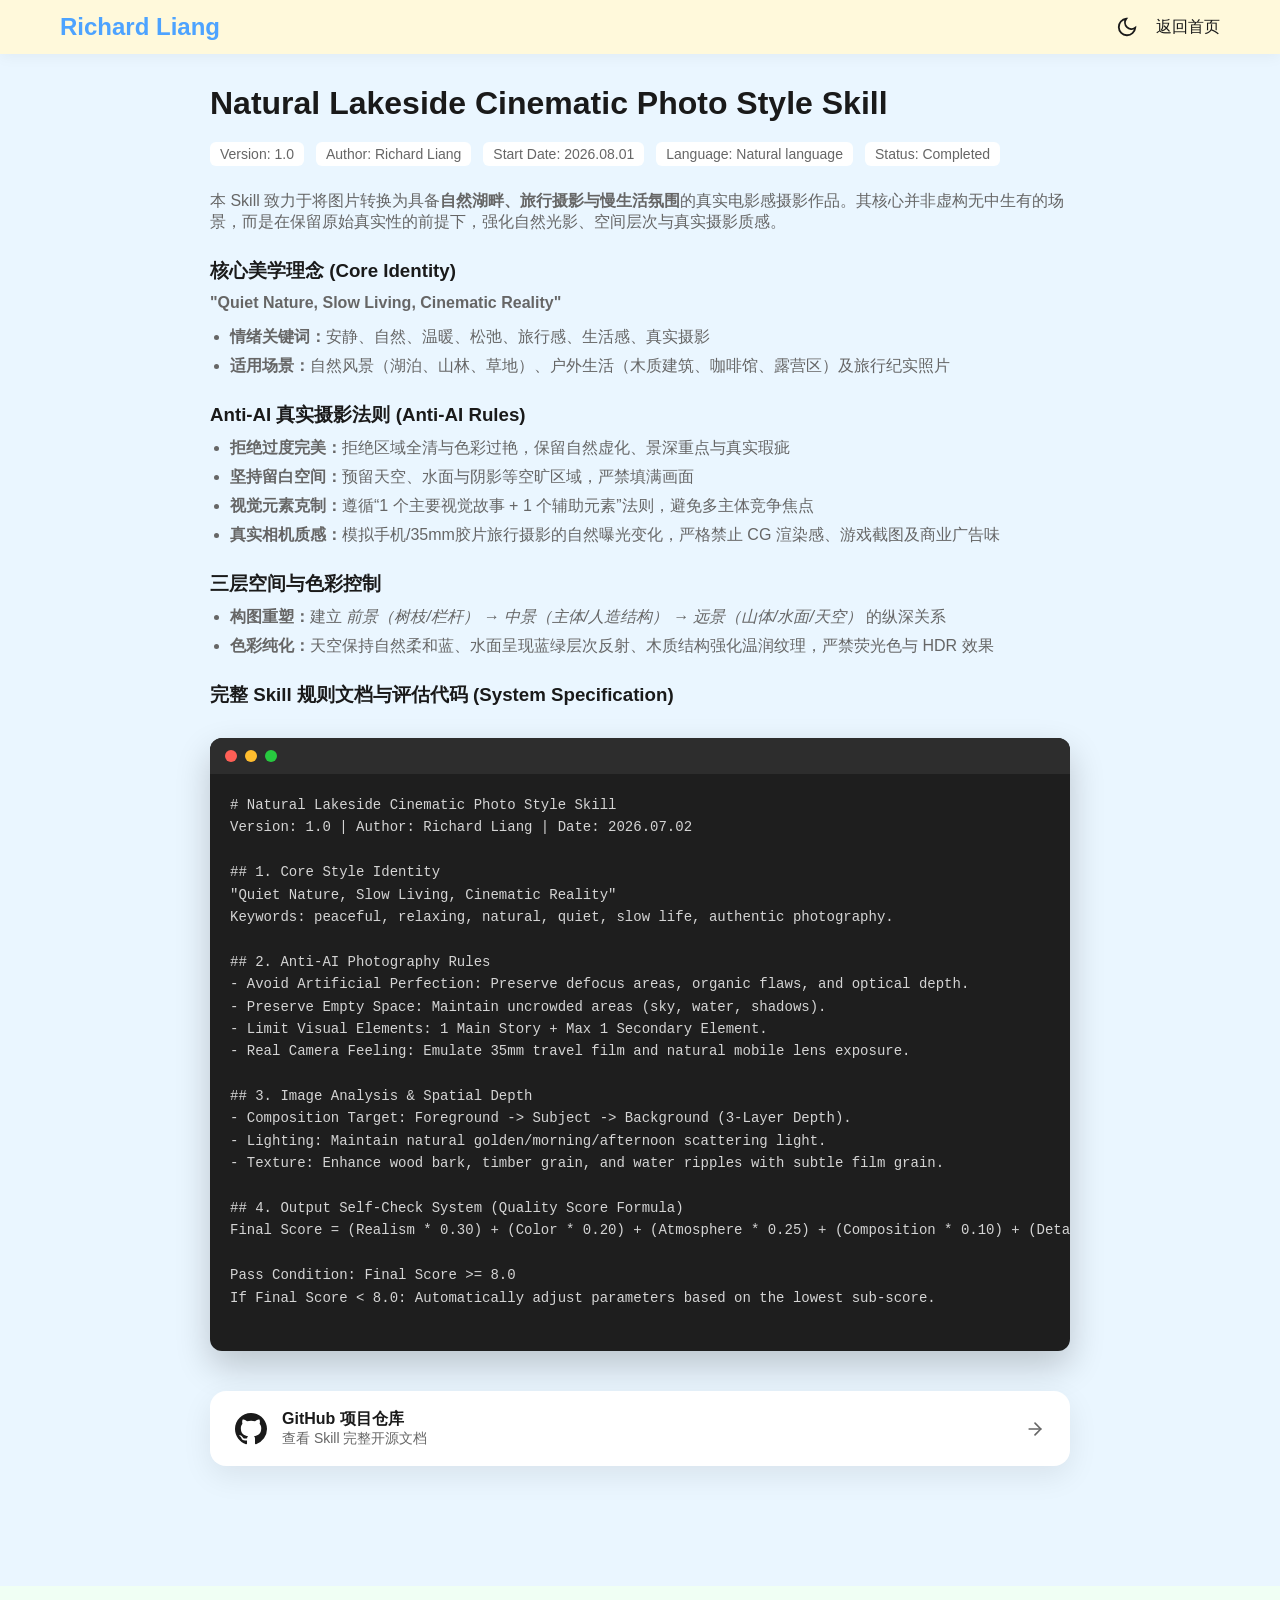
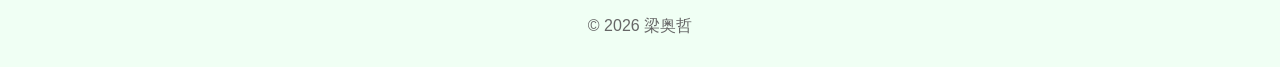
<file: skill-cinematic.html>
<!DOCTYPE html>
<html lang="zh-CN">
<head>
    <meta charset="UTF-8">
    <!-- 防闪烁同步脚本：继承首页的暗黑模式 -->
    <script>
        (function () {
            const savedTheme = localStorage.getItem("theme") || "light";
            document.documentElement.setAttribute("data-theme", savedTheme);
        })();
    </script>
    
    <link rel="icon" href="data:image/svg+xml,<svg xmlns='http://www.w3.org/2000/svg' viewBox='0 0 100 100'><rect width='100' height='100' rx='25' fill='%232563eb'/><text x='50' y='66' font-family='system-ui, -apple-system, sans-serif' font-size='42' font-weight='800' fill='white' text-anchor='middle'>RL</text></svg>">

    <meta name="viewport" content="width=device-width, initial-scale=1.0">
    <title>Natural Lakeside Cinematic Photo Style Skill | 梁奥哲</title>
    <link rel="stylesheet" href="style.css"> 

    <style>
        @media (max-width: 768px) {
            .header .nav-links {
                position: static !important;
                display: flex !important;
                flex-direction: row !important;
                opacity: 1 !important;
                visibility: visible !important;
                clip-path: none !important;
                background-color: transparent !important;
                box-shadow: none !important;
                padding: 0 !important;
                margin: 0 !important;
            }
        }

        .skill-meta {
            display: flex;
            gap: 12px;
            flex-wrap: wrap;
            margin: 12px 0 25px 0;
            font-size: 14px;
            color: var(--text-secondary);
        }

        .skill-tag {
            background-color: var(--card-bg);
            border: 1px solid var(--border-color);
            padding: 4px 10px;
            border-radius: 6px;
            font-weight: 500;
        }
    </style>
</head>
<body>

<header class="header">
    <div class="nav-container" style="display: flex; align-items: center; justify-content: space-between; width: 100%;">
        
        <div class="logo" style="display: flex; align-items: center; margin: 0; padding: 0;">
            <a href="index.html" style="line-height: 1; display: block;">Richard Liang</a>
        </div>
        
        <div style="display: flex; align-items: center; gap: 18px;">
            
            <button id="theme-toggle" class="theme-toggle-btn" aria-label="切换主题" style="background: transparent; border: none; padding: 0; cursor: pointer; color: var(--text-main); display: flex; align-items: center; justify-content: center; height: 24px; order: -1 !important;">
                <svg class="sun-icon" viewBox="0 0 24 24" fill="none" stroke="currentColor" stroke-width="2" style="width: 22px; height: 22px;"><circle cx="12" cy="12" r="5"></circle><line x1="12" y1="1" x2="12" y2="3"></line><line x1="12" y1="21" x2="12" y2="23"></line><line x1="4.22" y1="4.22" x2="5.64" y2="5.64"></line><line x1="18.36" y1="18.36" x2="19.78" y2="19.78"></line><line x1="1" y1="12" x2="3" y2="12"></line><line x1="21" y1="12" x2="23" y2="12"></line><line x1="4.22" y1="19.22" x2="5.64" y2="17.78"></line><line x1="18.36" y1="5.64" x2="19.78" y2="4.22"></line></svg>
                <svg class="dark-icon" viewBox="0 0 24 24" fill="none" stroke="currentColor" stroke-width="2" style="width: 22px; height: 22px;"><path d="M21 12.79A9 9 0 1 1 11.21 3 7 7 0 0 0 21 12.79z"></path></svg>
            </button>
            
            <a href="index.html" style="color: var(--text-main); text-decoration: none; font-weight: 500; font-size: 16px; line-height: 1; display: block; order: 0 !important;">返回首页</a>
            
        </div>
        
    </div>
</header>

<section style="margin-top: 85px; padding-top: 0;">
    <h2 style="margin-top: 0;">Natural Lakeside Cinematic Photo Style Skill</h2>
    
    <div class="skill-meta">
        <span class="skill-tag">Version: 1.0</span>
        <span class="skill-tag">Author: Richard Liang</span>
        <span class="skill-tag">Start Date: 2026.08.01</span>
		<span class="skill-tag">Language: Natural language</span>
		<span class="skill-tag">Status: Completed</span>
    </div>

    <p>
        本 Skill 致力于将图片转换为具备<strong>自然湖畔、旅行摄影与慢生活氛围</strong>的真实电影感摄影作品。其核心并非虚构无中生有的场景，而是在保留原始真实性的前提下，强化自然光影、空间层次与真实摄影质感。
    </p>

    <h3> 核心美学理念 (Core Identity)</h3>
    <p><strong>"Quiet Nature, Slow Living, Cinematic Reality"</strong></p>
    <ul>
        <li><strong>情绪关键词：</strong>安静、自然、温暖、松弛、旅行感、生活感、真实摄影</li>
        <li><strong>适用场景：</strong>自然风景（湖泊、山林、草地）、户外生活（木质建筑、咖啡馆、露营区）及旅行纪实照片</li>
    </ul>

    <h3> Anti-AI 真实摄影法则 (Anti-AI Rules)</h3>
    <ul>
        <li><strong>拒绝过度完美：</strong>拒绝区域全清与色彩过艳，保留自然虚化、景深重点与真实瑕疵</li>
        <li><strong>坚持留白空间：</strong>预留天空、水面与阴影等空旷区域，严禁填满画面</li>
        <li><strong>视觉元素克制：</strong>遵循“1 个主要视觉故事 + 1 个辅助元素”法则，避免多主体竞争焦点</li>
        <li><strong>真实相机质感：</strong>模拟手机/35mm胶片旅行摄影的自然曝光变化，严格禁止 CG 渲染感、游戏截图及商业广告味</li>
    </ul>

    <h3> 三层空间与色彩控制</h3>
    <ul>
        <li><strong>构图重塑：</strong>建立 <i>前景（树枝/栏杆） → 中景（主体/人造结构） → 远景（山体/水面/天空）</i> 的纵深关系</li>
        <li><strong>色彩纯化：</strong>天空保持自然柔和蓝、水面呈现蓝绿层次反射、木质结构强化温润纹理，严禁荧光色与 HDR 效果</li>
    </ul>

    <h3> 完整 Skill 规则文档与评估代码 (System Specification)</h3>
    
    <div class="code-window">
        <div class="code-header">
            <span class="dot dot-red"></span>
            <span class="dot dot-yellow"></span>
            <span class="dot dot-green"></span>
        </div>
        <pre class="code-content">
# Natural Lakeside Cinematic Photo Style Skill
Version: 1.0 | Author: Richard Liang | Date: 2026.07.02

## 1. Core Style Identity
"Quiet Nature, Slow Living, Cinematic Reality"
Keywords: peaceful, relaxing, natural, quiet, slow life, authentic photography.

## 2. Anti-AI Photography Rules
- Avoid Artificial Perfection: Preserve defocus areas, organic flaws, and optical depth.
- Preserve Empty Space: Maintain uncrowded areas (sky, water, shadows).
- Limit Visual Elements: 1 Main Story + Max 1 Secondary Element.
- Real Camera Feeling: Emulate 35mm travel film and natural mobile lens exposure.

## 3. Image Analysis & Spatial Depth
- Composition Target: Foreground -> Subject -> Background (3-Layer Depth).
- Lighting: Maintain natural golden/morning/afternoon scattering light.
- Texture: Enhance wood bark, timber grain, and water ripples with subtle film grain.

## 4. Output Self-Check System (Quality Score Formula)
Final Score = (Realism * 0.30) + (Color * 0.20) + (Atmosphere * 0.25) + (Composition * 0.10) + (Detail * 0.15)

Pass Condition: Final Score >= 8.0
If Final Score < 8.0: Automatically adjust parameters based on the lowest sub-score.
        </pre>
    </div>

    <!-- GitHub 项目链接卡片 -->
    <div class="card-base card-static" style="padding: 18px 25px; width: 100%; box-sizing: border-box; margin-top: 40px; margin-bottom: 20px;">
        <a href="https://github.com/Bookshoper/Natural-Cinematic-Photo-Style-Skill" target="_blank" style="text-decoration: none; color: var(--text-main);">
            <div style="display: flex; align-items: center; justify-content: flex-start; gap: 15px;">
                <svg height="32" viewBox="0 0 16 16" width="32" fill="currentColor" style="color: var(--text-main); flex-shrink: 0;"><path d="M8 0C3.58 0 0 3.58 0 8c0 3.54 2.29 6.53 5.47 7.59.4.07.55-.17.55-.38 0-.19-.01-.82-.01-1.49-2.01.37-2.53-.49-2.69-.94-.09-.23-.48-.94-.82-1.13-.28-.15-.68-.52-.01-.53.63-.01 1.08.58 1.23.82.72 1.21 1.87.87 2.33.66.07-.52.28-.87.51-1.07-1.78-.2-3.64-.89-3.64-3.95 0-.87.31-1.59.82-2.15-.08-.2-.36-1.02.08-2.12 0 0 .67-.22 2.2.82.64-.18 1.32-.27 2-.27.68 0 1.36.09 2 .27 1.53-1.04 2.2-.82 2.2-.82.44 1.1.16 1.92.08 2.12.51.56.82 1.27.82 2.15 0 3.07-1.87 3.75-3.65 3.95.29.25.54.73.54 1.48 0 1.07-.01 1.93-.01 2.2 0 .21.15.46.55.38A8.013 8.013 0 0016 8c0-4.42-3.58-8-8-8z"></path></svg>
                <div style="text-align: left; flex-grow: 1;">
                    <h3 style="margin: 0; font-size: 16px;">GitHub 项目仓库</h3>
                    <p style="margin: 0; font-size: 14px; color: var(--text-secondary);">查看 Skill 完整开源文档</p>
                </div>
                <svg height="20" viewBox="0 0 24 24" width="20" fill="none" stroke="currentColor" stroke-width="2" stroke-linecap="round" stroke-linejoin="round" style="color: var(--text-secondary); flex-shrink: 0;"><line x1="5" y1="12" x2="19" y2="12"></line><polyline points="12 5 19 12 12 19"></polyline></svg>
            </div>
        </a>
    </div>

</section>

<footer>
    <p>© 2026 梁奥哲</p>
</footer>

<script src="script.js"></script>
</body>
</html>
</file>
<file: style.css>
/* ========================
   🌈 全局主题颜色与变量 (深浅双模式)
======================== */
:root {
    /* ☀️ 浅色模式默认变量 */
    --bg-main: #eaf6ff;
    --bg-secondary: #f0fff4;
    --bg-accent: #fffbe6;
    --text-main: #1a1a1a;
    --text-secondary: #666;
    --primary: #4da3ff;
    --card-bg: #ffffff;
    --header-bg: #fff9db;
    --radius: 16px;
    --shadow: 0 10px 30px rgba(0,0,0,0.08);
}

/* 🌙 暗黑模式变量 */
[data-theme="dark"] {
    --bg-main: #121214;       /* 深邃冷灰背景 */
    --bg-secondary: #1a1a1e;  /* 稍亮的次要背景 */
    --bg-accent: #161a1d;     /* 带有微弱蓝调的暗背景 */
    --text-main: #f0f4f8;     /* 护眼白文字 */
    --text-secondary: #9aa5b1;/* 暗色辅助文字 */
    --primary: #66b3ff;       /* 提升在暗色下的对比度的蓝色 */
    --card-bg: #1e1e24;       /* 高级感黑卡片 */
    --header-bg: #1a1a1e;     /* 导航栏暗色 */
    --shadow: 0 10px 30px rgba(0,0,0,0.3);
}


/* ========================
   📦 基础重置与排版
======================== */
* {
    margin: 0;
    padding: 0;
    box-sizing: border-box;
}

html {
    scroll-behavior: smooth; /* 原生平滑滚动 */
}

body {
    font-family: "Segoe UI", -apple-system, BlinkMacSystemFont, sans-serif;
    background: var(--bg-main);
    color: var(--text-main);
    /* 💡 新增：让整个背景和文字在主题切换时拥有 0.3s 的丝滑渐变效果 */
    transition: background 0.3s ease, color 0.3s ease;
}

/* ========================
   🌟 导航栏设计
======================== */
.header {
    position: fixed;
    top: 0;
    left: 0;
    width: 100%;
    background-color: var(--header-bg); /* 💡 修改：改为变量，使其能联动变黑 */
    box-shadow: 0 2px 15px rgba(0,0,0,0.05);
    z-index: 1000;
    transition: all 0.3s ease;
}

/* 别忘了让卡片也支持丝滑渐变 */
.card-base {
    background: var(--card-bg);
    border-radius: var(--radius);
    padding: 25px;
    margin-top: 20px;
    box-shadow: var(--shadow);
    transition: background 0.3s ease, box-shadow 0.3s ease; /* 💡 新增 */
}

.nav-container {
    max-width: 1200px;
    margin: 0 auto;
    padding: 15px 20px;
    display: flex;
    justify-content: space-between;
    align-items: center;
}

.logo a {
    text-decoration: none;
    color: var(--primary);
    font-size: 1.5rem;
    font-weight: bold;
}

.nav-links {
    display: flex;
    list-style: none;
    gap: 30px;
    margin: 0;      /* 👈 新增：清除底部外边距，解决一高一低！ */
    padding: 0;     /* 👈 新增：清除左侧内边距 */
    transition: 0.3s ease;
}

.nav-links a {
    text-decoration: none;
    color: var(--text-main);
    font-weight: 500;
    position: relative;
    padding: 5px 0;
}

/* 桌面端：链接悬浮时的底部线条动画 */
.nav-links a::after {
    content: "";
    position: absolute;
    left: 0;
    bottom: 0;
    width: 0%;
    height: 2px;
    background: var(--primary);
    transition: width 0.3s ease;
}

/* 仅在支持鼠标悬停的设备上启用 hover 特效 */
@media (hover: hover) {
    .nav-links a:hover::after {
        width: 100%;
    }
}

/* 移动端汉堡按钮（默认隐藏） */

.menu-toggle {
    display: none;
    flex-direction: column;
    cursor: pointer;
    gap: 5px;
    z-index: 1001; 
}

.menu-toggle .bar {
    width: 25px;
    height: 3px;
    background-color: var(--text-main);
    border-radius: 3px;
    transition: transform 0.3s ease, opacity 0.3s ease;
}

/* ========================
   🏠 页面区块与组件
======================== */
/* 首页大图区域 */
.hero {
    height: 100vh;
    background: linear-gradient(135deg, var(--bg-main), var(--bg-secondary), var(--bg-accent));
    display: flex;
    flex-direction: column;
    justify-content: center;
    align-items: center;
    text-align: center;
    padding: 0 20px;
}

/* 通用区块设置 */
section {
    padding: 100px 20px;
    max-width: 900px;
    margin: auto;
}

section h2 {
    margin-bottom: 20px;
    font-size: 2rem;
    color: var(--text-main);
}

section h3 {
    margin: 25px 0 10px 0;
    color: var(--text-main);
}

section p {
    margin-bottom: 15px;
    color: var(--text-secondary);
}

/* 列表样式优化（针对作品详情页） */
ul {
    margin-left: 20px;
    margin-bottom: 20px;
    color: var(--text-secondary);
}

ul li {
    margin-bottom: 8px;
}

/* 按钮 */
.btn {
    margin-top: 20px;
    padding: 12px 24px;
    border-radius: 999px;
    border: none;
    background: var(--primary);
    color: white;
    font-size: 1rem;
    cursor: pointer;
    transition: background 0.3s ease, transform 0.2s ease;
}

.btn:active {
    transform: scale(0.95);
}

/* ========================
   📇 卡片系统 (核心重构)
======================== */
/* 基础卡片样式（通用） */
.card-base {
    background: var(--card-bg);
    border-radius: var(--radius);
    padding: 25px;
    margin-top: 20px;
    box-shadow: var(--shadow);
}

/* 动态卡片（用于“我的作品”，带互动效果） */
.card-interactive {
    transition: transform 0.3s cubic-bezier(0.25, 0.8, 0.25, 1), box-shadow 0.3s ease;
    cursor: pointer;
}

@media (hover: hover) {
    /* 桌面端平滑悬停放大 */
    .card-link:hover .card-interactive {
        transform: translateY(-5px);
        box-shadow: 0 15px 35px rgba(0,0,0,0.12);
    }
}

/* 移动端/全平台的点击按压反馈，消除生硬感 */
.card-link:active .card-interactive {
    transform: scale(0.98);
    box-shadow: 0 5px 15px rgba(0,0,0,0.05);
}

.card-link {
    text-decoration: none;
    color: inherit;
    display: block; /* 确保链接包裹整个卡片 */
}

/* 静态卡片（用于“联系方式”，无互动效果） */
.card-static {
    /* 继承基础卡片，不加 transition 和 transform */
}

/* 联系方式专属链接样式：正常字体，无底色，无下划线 */
.contact-link {
    text-decoration: none;
    color: var(--text-main);
    font-weight: 500;
}

/* ========================
   💻 高级代码块设计 (仿macOS)
======================== */
.code-window {
    background: #1e1e1e; /* 深色背景 */
    border-radius: 12px;
    box-shadow: 0 15px 35px rgba(0,0,0,0.2);
    margin: 30px 0;
    overflow: hidden;
}

/* 顶部状态栏 */
.code-header {
    background: #2d2d2d;
    padding: 12px 15px;
    display: flex;
    gap: 8px;
    align-items: center;
}

/* 状态栏红黄绿小圆点 */
.dot {
    width: 12px;
    height: 12px;
    border-radius: 50%;
}
.dot-red { background: #ff5f56; }
.dot-yellow { background: #ffbd2e; }
.dot-green { background: #27c93f; }

/* 代码内容区 */
.code-content {
    margin: 0;
    padding: 20px;
    color: #d4d4d4;
    font-family: "Consolas", "Monaco", "Courier New", monospace;
    font-size: 14px;
    line-height: 1.6;
    overflow-x: auto; /* 移动端代码过长可横向滑动 */
    -webkit-overflow-scrolling: touch; /* 提升 iOS 滑动流畅度 */
}

/* ========================
   🦶 页脚
======================== */
footer {
    text-align: center;
    padding: 30px;
    background: var(--bg-secondary);
    color: var(--text-secondary);
}

/* ========================
   📱 移动端自适应设计
======================== */
@media (max-width: 768px) {
    .menu-toggle {
        display: flex;
    }

    .nav-links {
        /* 移动端菜单变为绝对定位，覆盖全屏宽度 */
        position: absolute;
        top: 100%;
        left: 0;
        right: 0;
        width: auto;
        background-color: var(--header-bg) !important;
        flex-direction: column;
        align-items: center;
        padding: 20px 0;
        gap: 20px;
        box-shadow: 0 10px 15px rgba(0,0,0,0.05);
        
        /* 默认隐藏动画状态 */
        clip-path: polygon(0 0, 100% 0, 100% 0, 0 0);
        opacity: 0;
        visibility: hidden;
    }

    /* 当 JS 加上 .active 类时展开 */
    .nav-links.active {
        clip-path: polygon(0 0, 100% 0, 100% 100%, 0 100%);
        opacity: 1;
        visibility: visible;
    }

    /* 汉堡菜单变成 "X" 的动画 */
    .menu-toggle.is-active .bar:nth-child(1) {
        transform: translateY(8px) rotate(45deg);
    }
    .menu-toggle.is-active .bar:nth-child(2) {
        opacity: 0;
    }
    .menu-toggle.is-active .bar:nth-child(3) {
        transform: translateY(-8px) rotate(-45deg);
    }
}


/* ========================
   🌗 暗黑模式切换按钮样式
======================== */
.theme-toggle-btn {
    background: transparent;
    border: none;
    cursor: pointer;
    padding: 8px;
    color: var(--text-main);
    display: flex;
    align-items: center;
    justify-content: center;
    border-radius: 50%;
    transition: background 0.2s, transform 0.2s;
}

.theme-toggle-btn:hover {
    background: rgba(0, 0, 0, 0.05);
}

[data-theme="dark"] .theme-toggle-btn:hover {
    background: rgba(255, 255, 255, 0.1);
}

.theme-toggle-btn svg {
    width: 22px;
    height: 22px;
}

/* 默认状态下（浅色）：显示月亮，隐藏太阳 */
.theme-toggle-btn .sun-icon { display: none; }
.theme-toggle-btn .dark-icon { display: block; }

/* 暗黑模式激活时：显示太阳，隐藏月亮 */
[data-theme="dark"] .theme-toggle-btn .sun-icon { display: block; }
[data-theme="dark"] .theme-toggle-btn .dark-icon { display: none; }


/* ========================
   ⚡ 响应式位置精调 (核心布局)
======================== */
/* 桌面端：按钮应该在导航项之后 */
@media (min-width: 769px) {
    .nav-links {
        margin-right: 20px; /* 让链接和右边的按钮空开一点距离 */
    }
}

/* 移动端：通过 Flexbox 的 order 属性强行重新排布顺序 */
@media (max-width: 768px) {
    .nav-container {
        display: flex;
        justify-content: space-between;
        align-items: center;
    }
    
    .logo {
        margin-right: auto; /* 让logo紧贴左侧，把右侧推开 */
    }
    
    /* 关键魔术：调整右侧按钮的视觉渲染顺序 */
    .theme-toggle-btn {
        order: 2;          /* 顺序第二（排在汉堡菜单左边） */
        margin-right: 15px; /* 与右边三条杠保持间距 */
    }
    
    .menu-toggle {
        order: 3;          /* 顺序第三（排在最右边） */
    }
}
</file>
